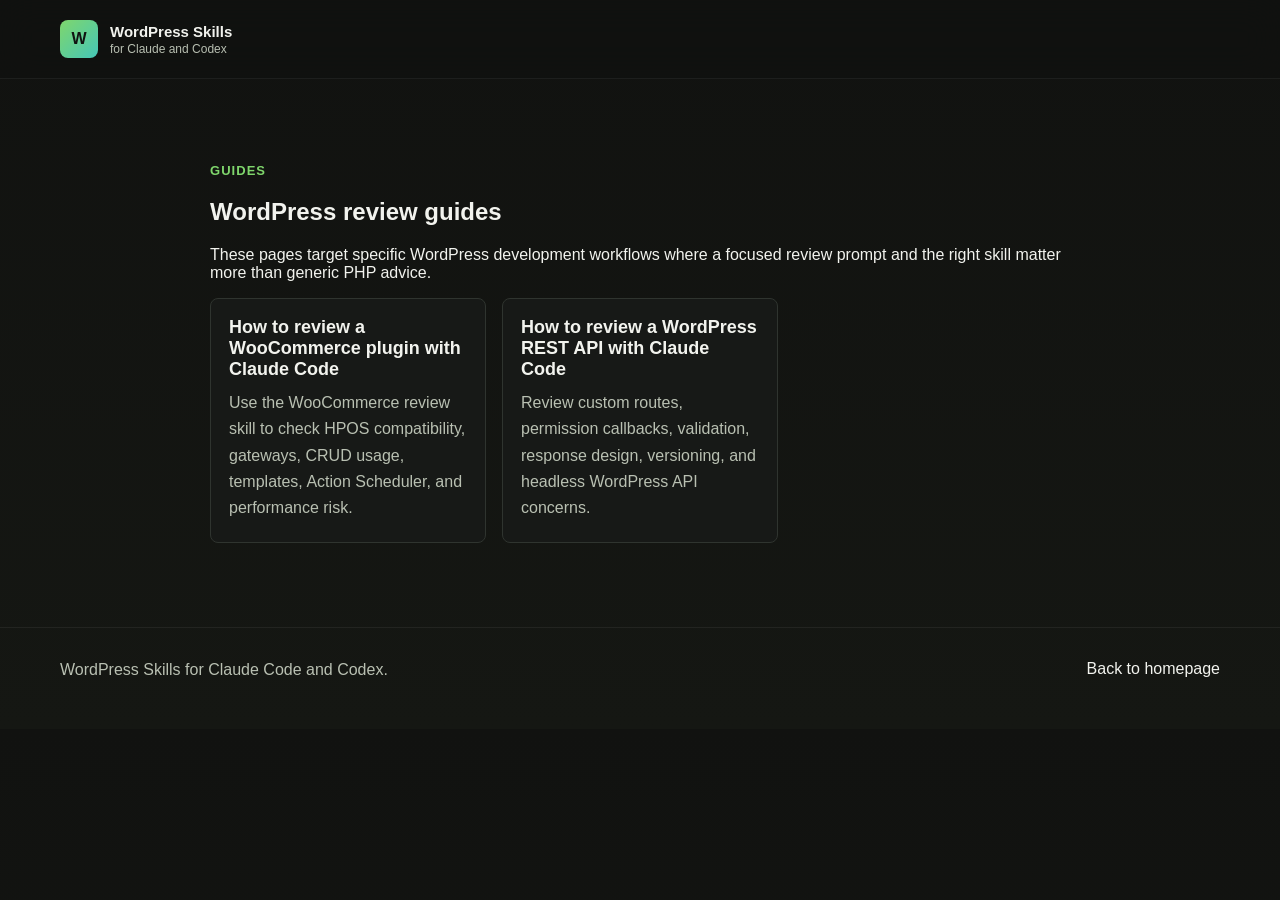
<file: docs/guides/index.html>
<!DOCTYPE html>
<html lang="en">
<head>
  <meta charset="UTF-8" />
  <meta name="viewport" content="width=device-width, initial-scale=1.0" />
  <title>WordPress Review Guides for Claude Code and Codex</title>
  <meta name="description" content="Focused WordPress review guides for Claude Code and Codex, including WooCommerce audits and WordPress REST API reviews for plugins, extensions, and headless projects." />
  <link rel="canonical" href="https://jorgerosal.github.io/wordpress-skills/guides/" />
  <meta property="og:title" content="WordPress Review Guides for Claude Code and Codex" />
  <meta property="og:description" content="Focused guides for WooCommerce reviews and WordPress REST API reviews with Claude Code and Codex." />
  <meta property="og:type" content="website" />
  <meta property="og:url" content="https://jorgerosal.github.io/wordpress-skills/guides/" />
  <meta name="twitter:card" content="summary" />
  <link rel="stylesheet" href="../styles.css" />
</head>
<body>
  <header class="site-header">
    <div class="shell header-inner">
      <a class="brand" href="../index.html" aria-label="WordPress Skills home">
        <span class="brand-mark"><span>W</span></span>
        <span class="brand-copy"><strong>WordPress Skills</strong><span>for Claude and Codex</span></span>
      </a>
    </div>
  </header>

  <main>
    <section class="band">
      <div class="shell" style="max-width: 860px;">
        <p class="eyebrow">Guides</p>
        <h1>WordPress review guides</h1>
        <p>
          These pages target specific WordPress development workflows where a focused review prompt
          and the right skill matter more than generic PHP advice.
        </p>

        <div class="skills-grid">
          <article class="skill-card">
            <h3><a href="./review-woocommerce-plugin-with-claude-code.html">How to review a WooCommerce plugin with Claude Code</a></h3>
            <p>Use the WooCommerce review skill to check HPOS compatibility, gateways, CRUD usage, templates, Action Scheduler, and performance risk.</p>
          </article>
          <article class="skill-card">
            <h3><a href="./review-wordpress-rest-api-with-claude-code.html">How to review a WordPress REST API with Claude Code</a></h3>
            <p>Review custom routes, permission callbacks, validation, response design, versioning, and headless WordPress API concerns.</p>
          </article>
        </div>
      </div>
    </section>
  </main>

  <footer class="site-footer">
    <div class="shell footer-inner">
      <p>WordPress Skills for Claude Code and Codex.</p>
      <a href="../index.html">Back to homepage</a>
    </div>
  </footer>
</body>
</html>
</file>
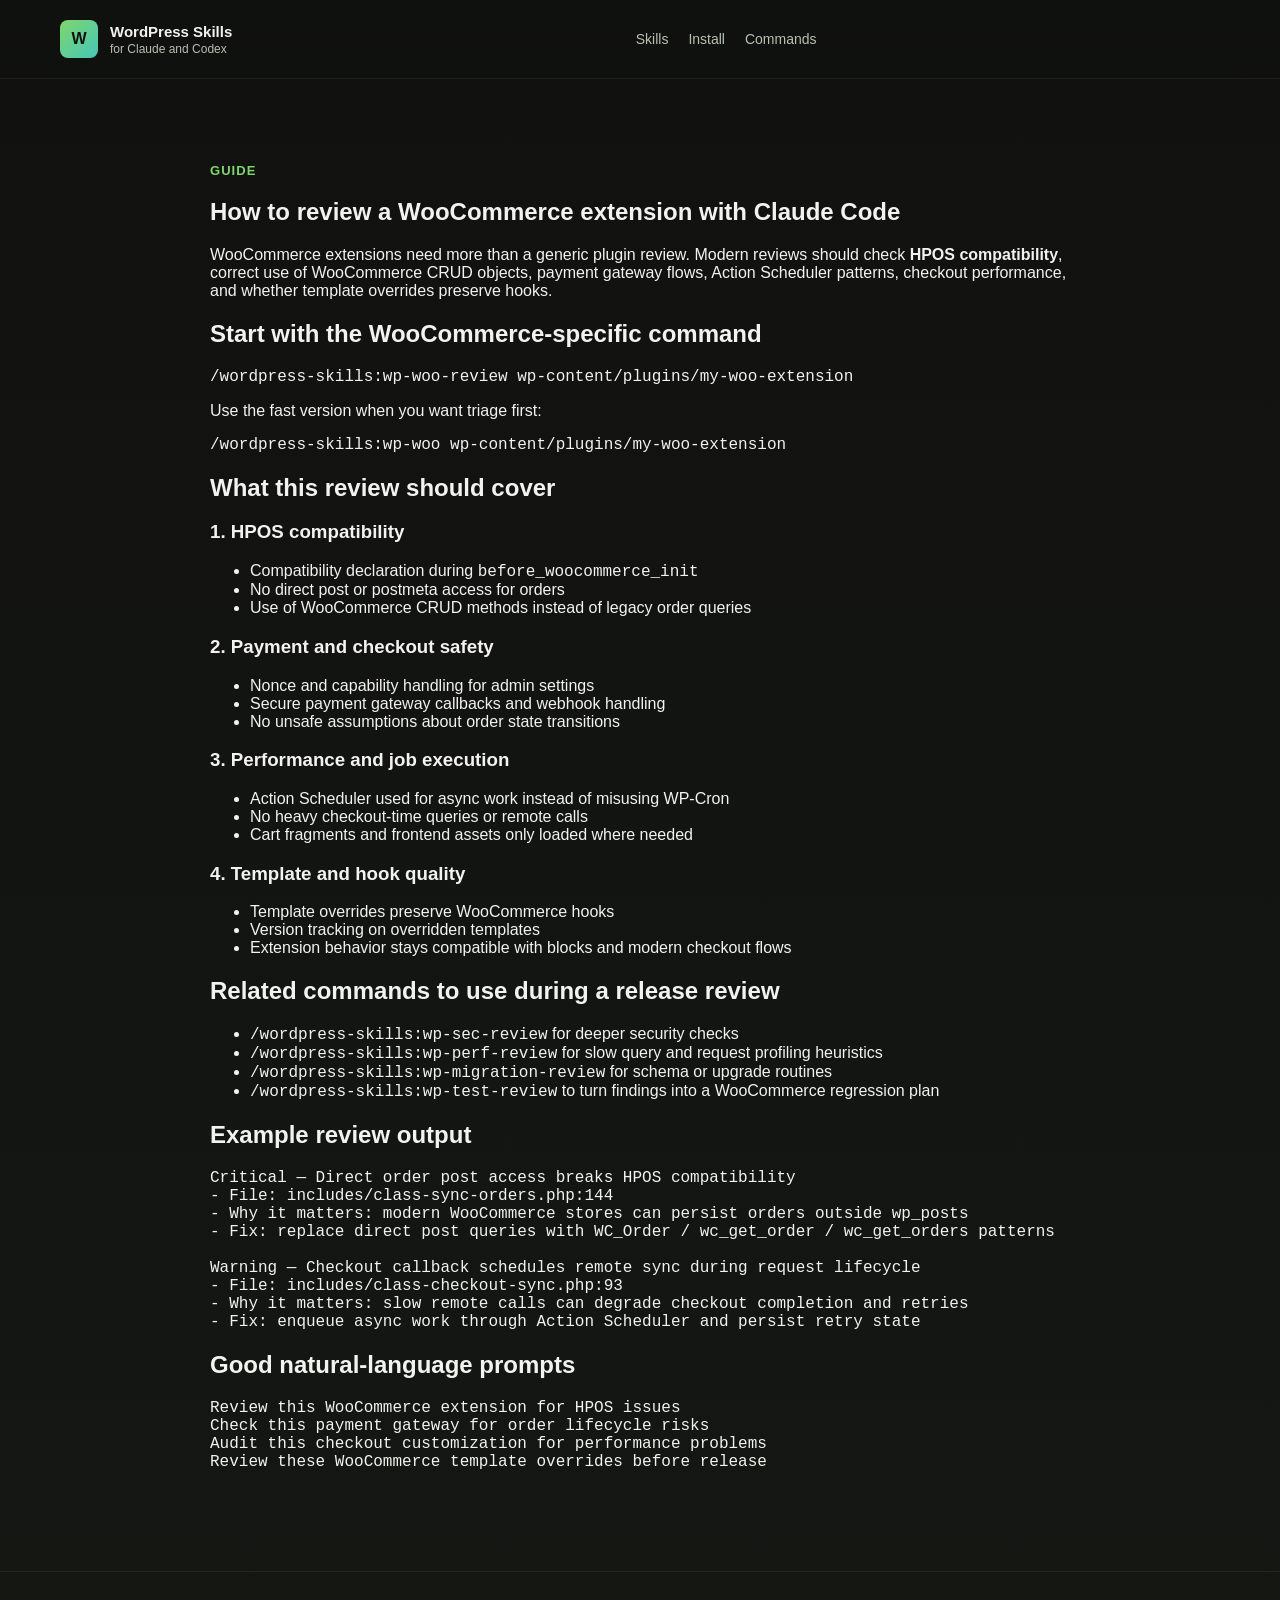
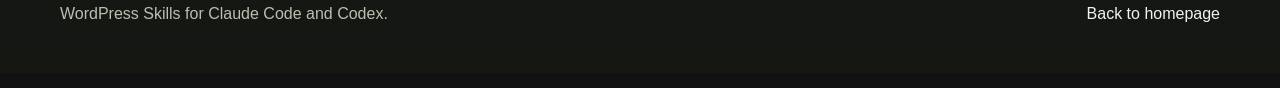
<file: docs/guides/review-woocommerce-extension-with-claude-code.html>
<!DOCTYPE html>
<html lang="en">
<head>
  <meta charset="UTF-8" />
  <meta name="viewport" content="width=device-width, initial-scale=1.0" />
  <title>How to Review a WooCommerce Extension with Claude Code | WordPress Skills</title>
  <meta name="description" content="A practical WooCommerce code review guide for Claude Code covering HPOS compatibility, CRUD usage, payment gateways, Action Scheduler, template overrides, cart performance, and release risk." />
  <link rel="canonical" href="https://jorgerosal.github.io/wordpress-skills/guides/review-woocommerce-extension-with-claude-code.html" />
  <meta property="og:title" content="How to Review a WooCommerce Extension with Claude Code" />
  <meta property="og:description" content="Review WooCommerce extensions with WordPress Skills: HPOS, CRUD APIs, gateways, Action Scheduler, cart fragments, and template overrides." />
  <meta property="og:type" content="article" />
  <meta property="og:url" content="https://jorgerosal.github.io/wordpress-skills/guides/review-woocommerce-extension-with-claude-code.html" />
  <meta property="og:image" content="https://jorgerosal.github.io/wordpress-skills/assets/hero-wordpress-skills.jpg" />
  <meta name="twitter:card" content="summary_large_image" />
  <link rel="stylesheet" href="../styles.css" />
  <script type="application/ld+json">
  {
    "@context": "https://schema.org",
    "@type": "TechArticle",
    "headline": "How to Review a WooCommerce Extension with Claude Code",
    "description": "A practical WooCommerce extension review guide for Claude Code and the WordPress Skills pack.",
    "url": "https://jorgerosal.github.io/wordpress-skills/guides/review-woocommerce-extension-with-claude-code.html",
    "author": {"@type": "Person", "name": "Jorge Rosal"},
    "about": ["WooCommerce", "HPOS", "Claude Code", "WordPress code review"]
  }
  </script>
</head>
<body>
  <header class="site-header">
    <div class="shell header-inner">
      <a class="brand" href="../index.html" aria-label="WordPress Skills home">
        <span class="brand-mark"><span>W</span></span>
        <span class="brand-copy"><strong>WordPress Skills</strong><span>for Claude and Codex</span></span>
      </a>
      <nav class="top-nav" aria-label="Primary">
        <a href="../index.html#skills">Skills</a>
        <a href="../index.html#installation">Install</a>
        <a href="../index.html#commands">Commands</a>
      </nav>
    </div>
  </header>

  <main>
    <section class="band">
      <div class="shell" style="max-width: 860px;">
        <p class="eyebrow">Guide</p>
        <h1>How to review a WooCommerce extension with Claude Code</h1>
        <p>
          WooCommerce extensions need more than a generic plugin review. Modern reviews should check
          <strong>HPOS compatibility</strong>, correct use of WooCommerce CRUD objects, payment gateway
          flows, Action Scheduler patterns, checkout performance, and whether template overrides preserve hooks.
        </p>

        <h2>Start with the WooCommerce-specific command</h2>
        <pre><code>/wordpress-skills:wp-woo-review wp-content/plugins/my-woo-extension</code></pre>
        <p>
          Use the fast version when you want triage first:
        </p>
        <pre><code>/wordpress-skills:wp-woo wp-content/plugins/my-woo-extension</code></pre>

        <h2>What this review should cover</h2>
        <h3>1. HPOS compatibility</h3>
        <ul>
          <li>Compatibility declaration during <code>before_woocommerce_init</code></li>
          <li>No direct post or postmeta access for orders</li>
          <li>Use of WooCommerce CRUD methods instead of legacy order queries</li>
        </ul>

        <h3>2. Payment and checkout safety</h3>
        <ul>
          <li>Nonce and capability handling for admin settings</li>
          <li>Secure payment gateway callbacks and webhook handling</li>
          <li>No unsafe assumptions about order state transitions</li>
        </ul>

        <h3>3. Performance and job execution</h3>
        <ul>
          <li>Action Scheduler used for async work instead of misusing WP-Cron</li>
          <li>No heavy checkout-time queries or remote calls</li>
          <li>Cart fragments and frontend assets only loaded where needed</li>
        </ul>

        <h3>4. Template and hook quality</h3>
        <ul>
          <li>Template overrides preserve WooCommerce hooks</li>
          <li>Version tracking on overridden templates</li>
          <li>Extension behavior stays compatible with blocks and modern checkout flows</li>
        </ul>

        <h2>Related commands to use during a release review</h2>
        <ul>
          <li><code>/wordpress-skills:wp-sec-review</code> for deeper security checks</li>
          <li><code>/wordpress-skills:wp-perf-review</code> for slow query and request profiling heuristics</li>
          <li><code>/wordpress-skills:wp-migration-review</code> for schema or upgrade routines</li>
          <li><code>/wordpress-skills:wp-test-review</code> to turn findings into a WooCommerce regression plan</li>
        </ul>

        <h2>Example review output</h2>
        <pre><code>Critical — Direct order post access breaks HPOS compatibility
- File: includes/class-sync-orders.php:144
- Why it matters: modern WooCommerce stores can persist orders outside wp_posts
- Fix: replace direct post queries with WC_Order / wc_get_order / wc_get_orders patterns

Warning — Checkout callback schedules remote sync during request lifecycle
- File: includes/class-checkout-sync.php:93
- Why it matters: slow remote calls can degrade checkout completion and retries
- Fix: enqueue async work through Action Scheduler and persist retry state</code></pre>

        <h2>Good natural-language prompts</h2>
        <pre><code>Review this WooCommerce extension for HPOS issues
Check this payment gateway for order lifecycle risks
Audit this checkout customization for performance problems
Review these WooCommerce template overrides before release</code></pre>
      </div>
    </section>
  </main>

  <footer class="site-footer">
    <div class="shell footer-inner">
      <p>WordPress Skills for Claude Code and Codex.</p>
      <a href="../index.html">Back to homepage</a>
    </div>
  </footer>
</body>
</html>
</file>
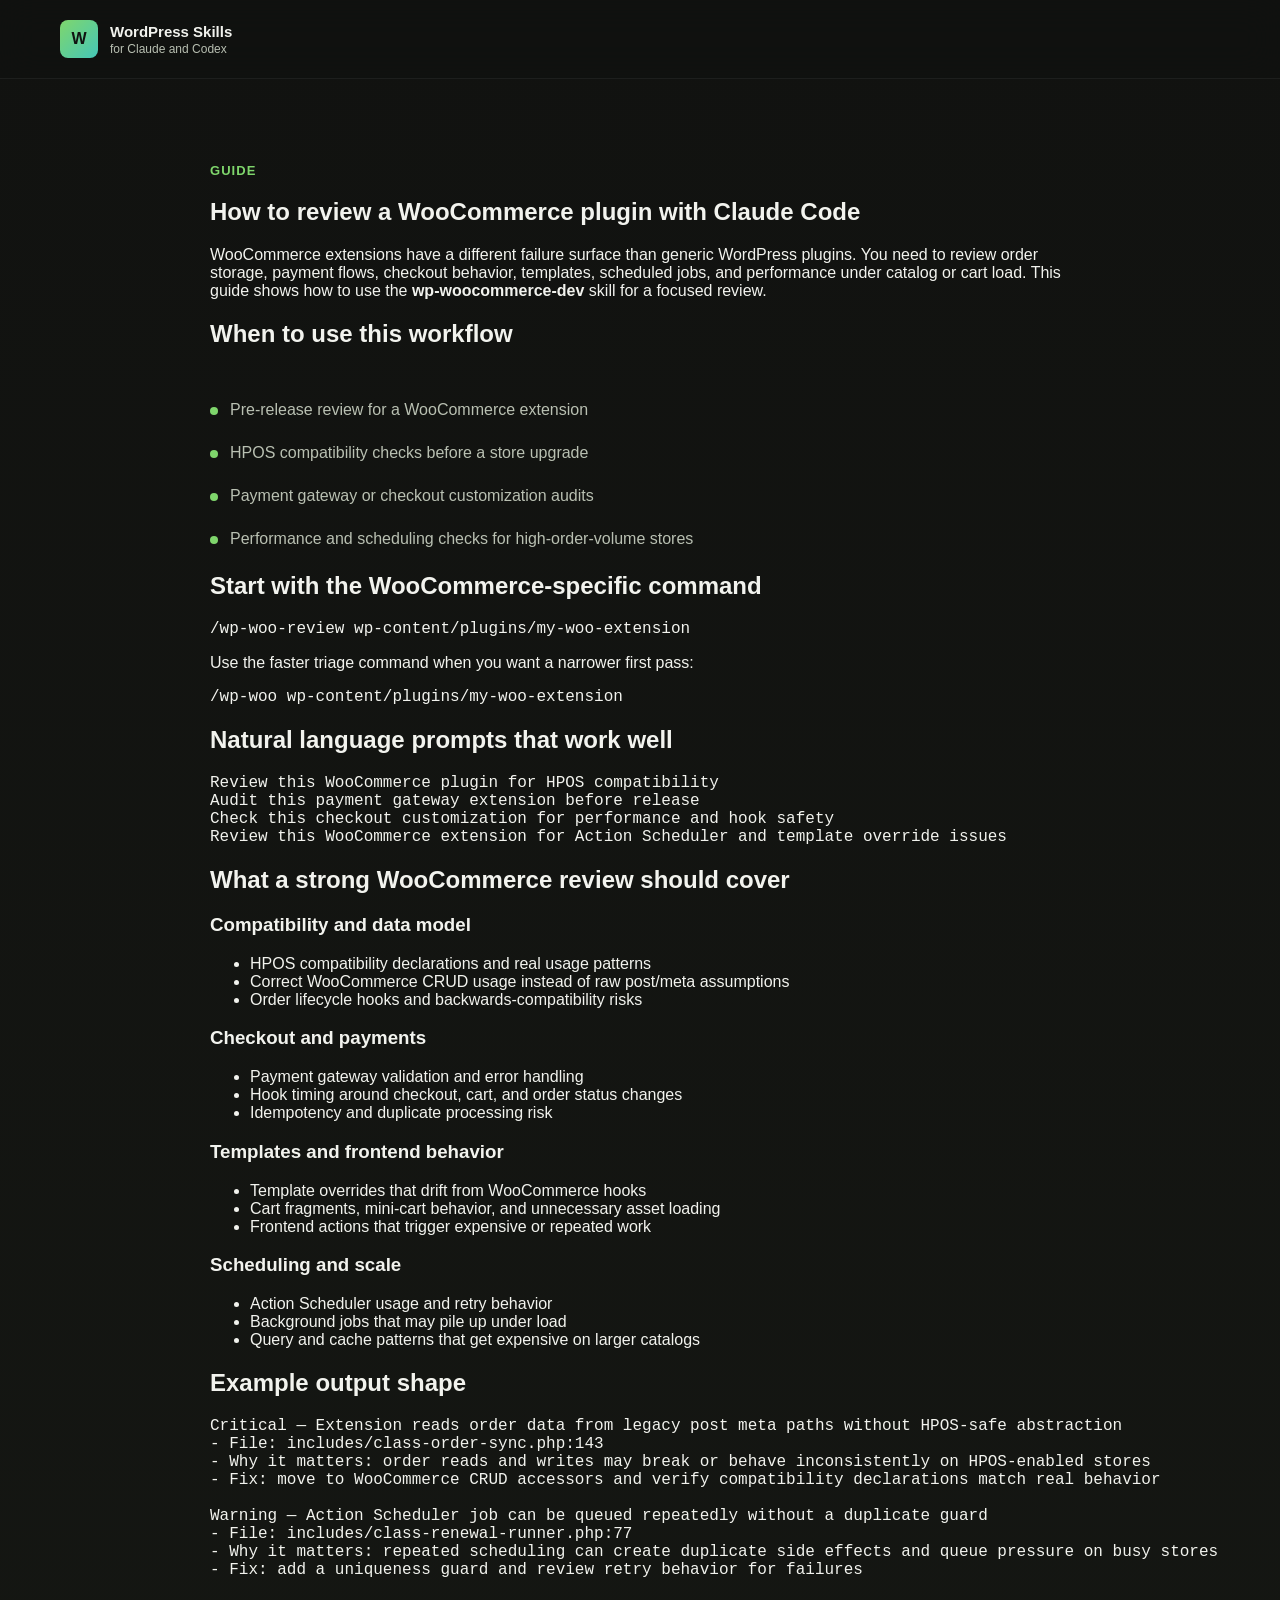
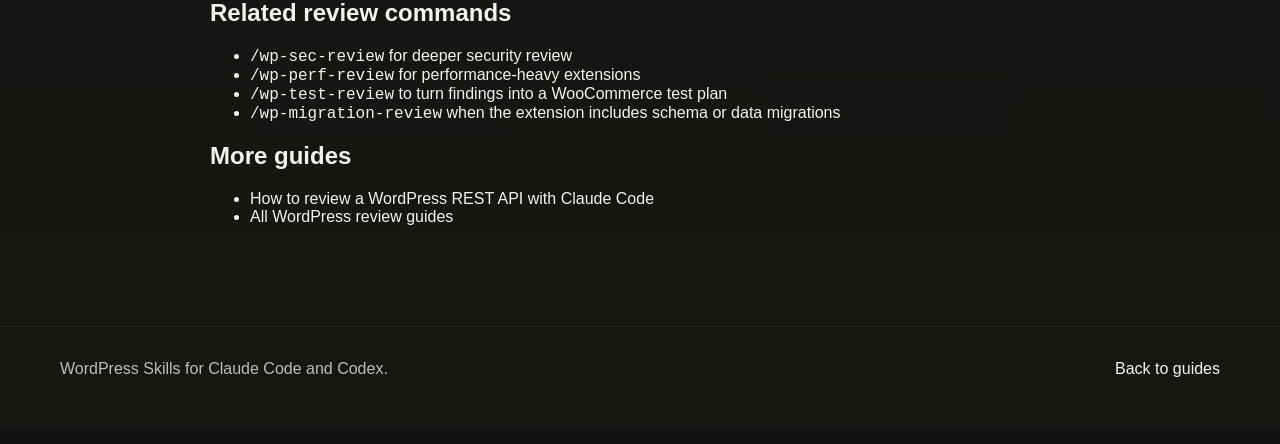
<file: docs/guides/review-woocommerce-plugin-with-claude-code.html>
<!DOCTYPE html>
<html lang="en">
<head>
  <meta charset="UTF-8" />
  <meta name="viewport" content="width=device-width, initial-scale=1.0" />
  <title>How to Review a WooCommerce Plugin with Claude Code | WordPress Skills</title>
  <meta name="description" content="A practical guide to reviewing a WooCommerce plugin with Claude Code, including HPOS, payment gateways, CRUD usage, template overrides, Action Scheduler, and release-risk checks." />
  <link rel="canonical" href="https://jorgerosal.github.io/wordpress-skills/guides/review-woocommerce-plugin-with-claude-code.html" />
  <meta property="og:title" content="How to Review a WooCommerce Plugin with Claude Code" />
  <meta property="og:description" content="Use WordPress Skills to review WooCommerce extensions for HPOS, gateways, CRUD usage, templates, scheduling, and performance risk." />
  <meta property="og:type" content="article" />
  <meta property="og:url" content="https://jorgerosal.github.io/wordpress-skills/guides/review-woocommerce-plugin-with-claude-code.html" />
  <meta name="twitter:card" content="summary" />
  <link rel="stylesheet" href="../styles.css" />
  <script type="application/ld+json">
  {
    "@context": "https://schema.org",
    "@type": "TechArticle",
    "headline": "How to Review a WooCommerce Plugin with Claude Code",
    "description": "A practical guide to reviewing WooCommerce plugins with Claude Code using focused WordPress review skills.",
    "url": "https://jorgerosal.github.io/wordpress-skills/guides/review-woocommerce-plugin-with-claude-code.html",
    "author": {
      "@type": "Person",
      "name": "Jorge Rosal"
    },
    "about": [
      "WooCommerce plugin review",
      "Claude Code",
      "HPOS compatibility",
      "WordPress skills"
    ]
  }
  </script>
</head>
<body>
  <header class="site-header">
    <div class="shell header-inner">
      <a class="brand" href="../index.html" aria-label="WordPress Skills home">
        <span class="brand-mark"><span>W</span></span>
        <span class="brand-copy"><strong>WordPress Skills</strong><span>for Claude and Codex</span></span>
      </a>
    </div>
  </header>

  <main>
    <section class="band">
      <div class="shell" style="max-width: 860px;">
        <p class="eyebrow">Guide</p>
        <h1>How to review a WooCommerce plugin with Claude Code</h1>
        <p>
          WooCommerce extensions have a different failure surface than generic WordPress plugins.
          You need to review order storage, payment flows, checkout behavior, templates, scheduled
          jobs, and performance under catalog or cart load. This guide shows how to use the
          <strong>wp-woocommerce-dev</strong> skill for a focused review.
        </p>

        <h2>When to use this workflow</h2>
        <ul class="feature-list">
          <li>Pre-release review for a WooCommerce extension</li>
          <li>HPOS compatibility checks before a store upgrade</li>
          <li>Payment gateway or checkout customization audits</li>
          <li>Performance and scheduling checks for high-order-volume stores</li>
        </ul>

        <h2>Start with the WooCommerce-specific command</h2>
        <pre><code>/wp-woo-review wp-content/plugins/my-woo-extension</code></pre>
        <p>Use the faster triage command when you want a narrower first pass:</p>
        <pre><code>/wp-woo wp-content/plugins/my-woo-extension</code></pre>

        <h2>Natural language prompts that work well</h2>
        <pre><code>Review this WooCommerce plugin for HPOS compatibility
Audit this payment gateway extension before release
Check this checkout customization for performance and hook safety
Review this WooCommerce extension for Action Scheduler and template override issues</code></pre>

        <h2>What a strong WooCommerce review should cover</h2>
        <h3>Compatibility and data model</h3>
        <ul>
          <li>HPOS compatibility declarations and real usage patterns</li>
          <li>Correct WooCommerce CRUD usage instead of raw post/meta assumptions</li>
          <li>Order lifecycle hooks and backwards-compatibility risks</li>
        </ul>

        <h3>Checkout and payments</h3>
        <ul>
          <li>Payment gateway validation and error handling</li>
          <li>Hook timing around checkout, cart, and order status changes</li>
          <li>Idempotency and duplicate processing risk</li>
        </ul>

        <h3>Templates and frontend behavior</h3>
        <ul>
          <li>Template overrides that drift from WooCommerce hooks</li>
          <li>Cart fragments, mini-cart behavior, and unnecessary asset loading</li>
          <li>Frontend actions that trigger expensive or repeated work</li>
        </ul>

        <h3>Scheduling and scale</h3>
        <ul>
          <li>Action Scheduler usage and retry behavior</li>
          <li>Background jobs that may pile up under load</li>
          <li>Query and cache patterns that get expensive on larger catalogs</li>
        </ul>

        <h2>Example output shape</h2>
        <pre><code>Critical — Extension reads order data from legacy post meta paths without HPOS-safe abstraction
- File: includes/class-order-sync.php:143
- Why it matters: order reads and writes may break or behave inconsistently on HPOS-enabled stores
- Fix: move to WooCommerce CRUD accessors and verify compatibility declarations match real behavior

Warning — Action Scheduler job can be queued repeatedly without a duplicate guard
- File: includes/class-renewal-runner.php:77
- Why it matters: repeated scheduling can create duplicate side effects and queue pressure on busy stores
- Fix: add a uniqueness guard and review retry behavior for failures</code></pre>

        <h2>Related review commands</h2>
        <ul>
          <li><code>/wp-sec-review</code> for deeper security review</li>
          <li><code>/wp-perf-review</code> for performance-heavy extensions</li>
          <li><code>/wp-test-review</code> to turn findings into a WooCommerce test plan</li>
          <li><code>/wp-migration-review</code> when the extension includes schema or data migrations</li>
        </ul>

        <h2>More guides</h2>
        <ul>
          <li><a href="./review-wordpress-rest-api-with-claude-code.html">How to review a WordPress REST API with Claude Code</a></li>
          <li><a href="./index.html">All WordPress review guides</a></li>
        </ul>
      </div>
    </section>
  </main>

  <footer class="site-footer">
    <div class="shell footer-inner">
      <p>WordPress Skills for Claude Code and Codex.</p>
      <a href="./index.html">Back to guides</a>
    </div>
  </footer>
</body>
</html>
</file>
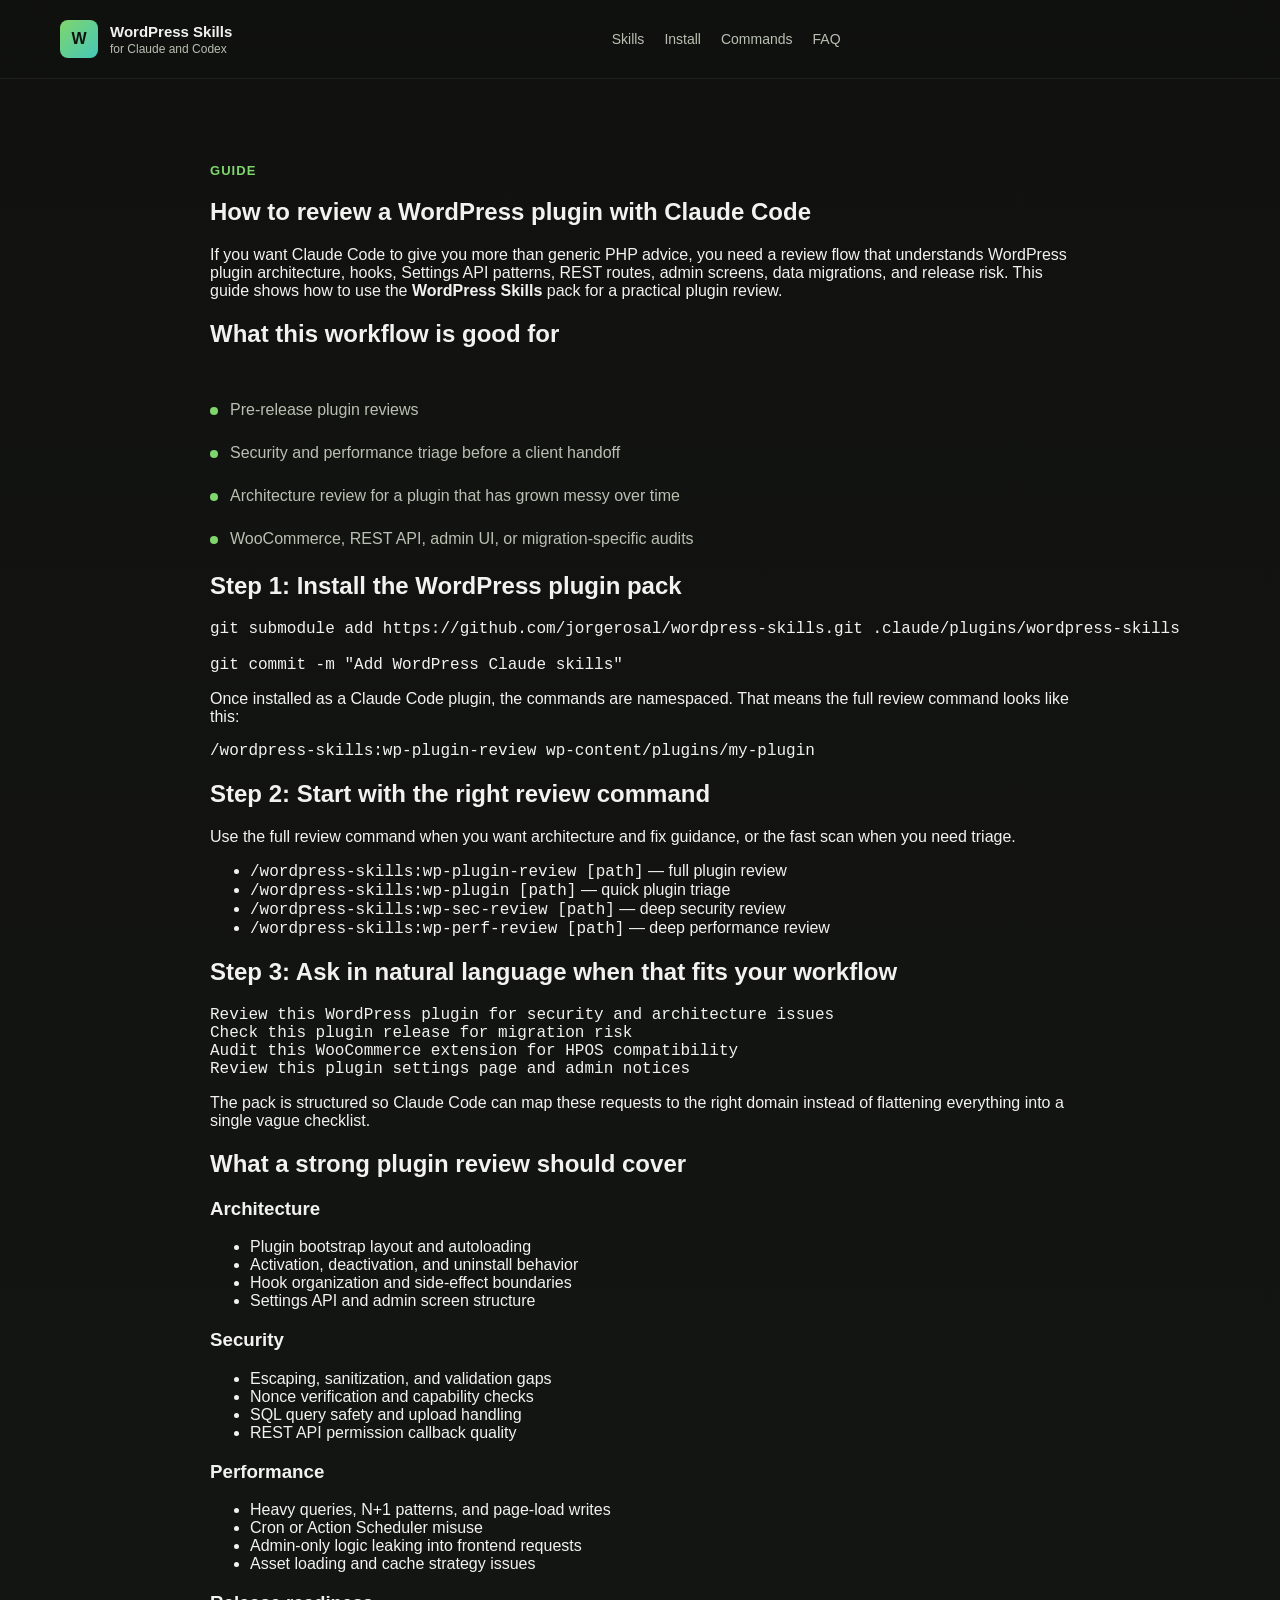
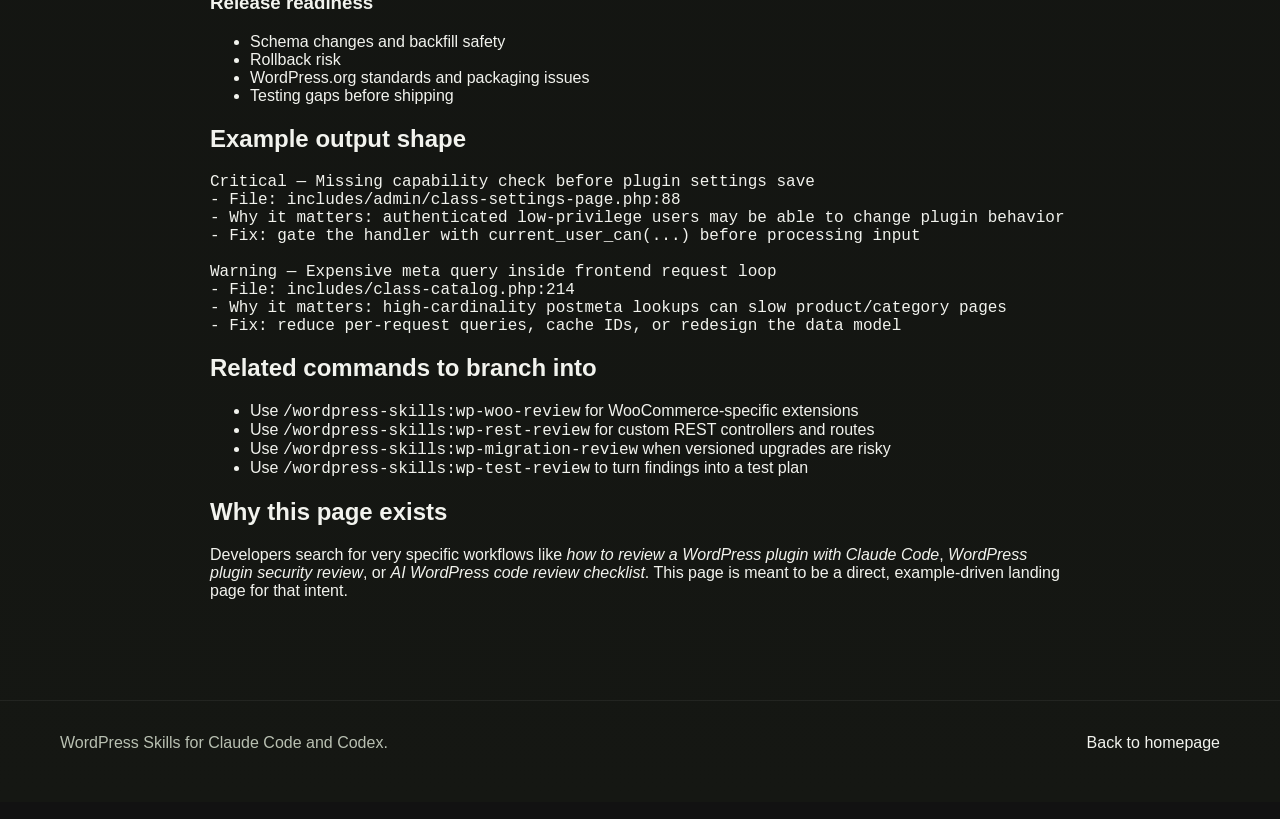
<file: docs/guides/review-wordpress-plugin-with-claude-code.html>
<!DOCTYPE html>
<html lang="en">
<head>
  <meta charset="UTF-8" />
  <meta name="viewport" content="width=device-width, initial-scale=1.0" />
  <title>How to Review a WordPress Plugin with Claude Code | WordPress Skills</title>
  <meta name="description" content="A practical guide to reviewing a WordPress plugin with Claude Code using structured WordPress skills for security, performance, architecture, WooCommerce, REST API, and release-readiness checks." />
  <link rel="canonical" href="https://jorgerosal.github.io/wordpress-skills/guides/review-wordpress-plugin-with-claude-code.html" />
  <meta property="og:title" content="How to Review a WordPress Plugin with Claude Code" />
  <meta property="og:description" content="Use WordPress Skills to review plugins for security, performance, architecture, REST API design, WooCommerce compatibility, and release risk." />
  <meta property="og:type" content="article" />
  <meta property="og:url" content="https://jorgerosal.github.io/wordpress-skills/guides/review-wordpress-plugin-with-claude-code.html" />
  <meta property="og:image" content="https://jorgerosal.github.io/wordpress-skills/assets/hero-wordpress-skills.jpg" />
  <meta name="twitter:card" content="summary_large_image" />
  <link rel="stylesheet" href="../styles.css" />
  <script type="application/ld+json">
  {
    "@context": "https://schema.org",
    "@type": "TechArticle",
    "headline": "How to Review a WordPress Plugin with Claude Code",
    "description": "A practical guide to reviewing a WordPress plugin with Claude Code using structured WordPress review skills.",
    "url": "https://jorgerosal.github.io/wordpress-skills/guides/review-wordpress-plugin-with-claude-code.html",
    "author": {
      "@type": "Person",
      "name": "Jorge Rosal"
    },
    "about": [
      "WordPress plugin review",
      "Claude Code",
      "WordPress security review",
      "WordPress performance review"
    ]
  }
  </script>
</head>
<body>
  <header class="site-header">
    <div class="shell header-inner">
      <a class="brand" href="../index.html" aria-label="WordPress Skills home">
        <span class="brand-mark"><span>W</span></span>
        <span class="brand-copy"><strong>WordPress Skills</strong><span>for Claude and Codex</span></span>
      </a>
      <nav class="top-nav" aria-label="Primary">
        <a href="../index.html#skills">Skills</a>
        <a href="../index.html#installation">Install</a>
        <a href="../index.html#commands">Commands</a>
        <a href="./wordpress-ai-code-review-faq.html">FAQ</a>
      </nav>
    </div>
  </header>

  <main>
    <section class="band">
      <div class="shell" style="max-width: 860px;">
        <p class="eyebrow">Guide</p>
        <h1>How to review a WordPress plugin with Claude Code</h1>
        <p>
          If you want Claude Code to give you more than generic PHP advice, you need a review flow
          that understands WordPress plugin architecture, hooks, Settings API patterns, REST routes,
          admin screens, data migrations, and release risk. This guide shows how to use the
          <strong>WordPress Skills</strong> pack for a practical plugin review.
        </p>

        <h2>What this workflow is good for</h2>
        <ul class="feature-list">
          <li>Pre-release plugin reviews</li>
          <li>Security and performance triage before a client handoff</li>
          <li>Architecture review for a plugin that has grown messy over time</li>
          <li>WooCommerce, REST API, admin UI, or migration-specific audits</li>
        </ul>

        <h2>Step 1: Install the WordPress plugin pack</h2>
        <pre><code>git submodule add https://github.com/jorgerosal/wordpress-skills.git .claude/plugins/wordpress-skills

git commit -m "Add WordPress Claude skills"</code></pre>
        <p>
          Once installed as a Claude Code plugin, the commands are namespaced. That means the
          full review command looks like this:
        </p>
        <pre><code>/wordpress-skills:wp-plugin-review wp-content/plugins/my-plugin</code></pre>

        <h2>Step 2: Start with the right review command</h2>
        <p>Use the full review command when you want architecture and fix guidance, or the fast scan when you need triage.</p>
        <ul>
          <li><code>/wordpress-skills:wp-plugin-review [path]</code> — full plugin review</li>
          <li><code>/wordpress-skills:wp-plugin [path]</code> — quick plugin triage</li>
          <li><code>/wordpress-skills:wp-sec-review [path]</code> — deep security review</li>
          <li><code>/wordpress-skills:wp-perf-review [path]</code> — deep performance review</li>
        </ul>

        <h2>Step 3: Ask in natural language when that fits your workflow</h2>
        <pre><code>Review this WordPress plugin for security and architecture issues
Check this plugin release for migration risk
Audit this WooCommerce extension for HPOS compatibility
Review this plugin settings page and admin notices</code></pre>
        <p>
          The pack is structured so Claude Code can map these requests to the right domain instead of
          flattening everything into a single vague checklist.
        </p>

        <h2>What a strong plugin review should cover</h2>
        <h3>Architecture</h3>
        <ul>
          <li>Plugin bootstrap layout and autoloading</li>
          <li>Activation, deactivation, and uninstall behavior</li>
          <li>Hook organization and side-effect boundaries</li>
          <li>Settings API and admin screen structure</li>
        </ul>

        <h3>Security</h3>
        <ul>
          <li>Escaping, sanitization, and validation gaps</li>
          <li>Nonce verification and capability checks</li>
          <li>SQL query safety and upload handling</li>
          <li>REST API permission callback quality</li>
        </ul>

        <h3>Performance</h3>
        <ul>
          <li>Heavy queries, N+1 patterns, and page-load writes</li>
          <li>Cron or Action Scheduler misuse</li>
          <li>Admin-only logic leaking into frontend requests</li>
          <li>Asset loading and cache strategy issues</li>
        </ul>

        <h3>Release readiness</h3>
        <ul>
          <li>Schema changes and backfill safety</li>
          <li>Rollback risk</li>
          <li>WordPress.org standards and packaging issues</li>
          <li>Testing gaps before shipping</li>
        </ul>

        <h2>Example output shape</h2>
        <pre><code>Critical — Missing capability check before plugin settings save
- File: includes/admin/class-settings-page.php:88
- Why it matters: authenticated low-privilege users may be able to change plugin behavior
- Fix: gate the handler with current_user_can(...) before processing input

Warning — Expensive meta query inside frontend request loop
- File: includes/class-catalog.php:214
- Why it matters: high-cardinality postmeta lookups can slow product/category pages
- Fix: reduce per-request queries, cache IDs, or redesign the data model</code></pre>

        <h2>Related commands to branch into</h2>
        <ul>
          <li>Use <code>/wordpress-skills:wp-woo-review</code> for WooCommerce-specific extensions</li>
          <li>Use <code>/wordpress-skills:wp-rest-review</code> for custom REST controllers and routes</li>
          <li>Use <code>/wordpress-skills:wp-migration-review</code> when versioned upgrades are risky</li>
          <li>Use <code>/wordpress-skills:wp-test-review</code> to turn findings into a test plan</li>
        </ul>

        <h2>Why this page exists</h2>
        <p>
          Developers search for very specific workflows like <em>how to review a WordPress plugin with Claude Code</em>,
          <em>WordPress plugin security review</em>, or <em>AI WordPress code review checklist</em>. This page is meant to be a
          direct, example-driven landing page for that intent.
        </p>
      </div>
    </section>
  </main>

  <footer class="site-footer">
    <div class="shell footer-inner">
      <p>WordPress Skills for Claude Code and Codex.</p>
      <a href="../index.html">Back to homepage</a>
    </div>
  </footer>
</body>
</html>
</file>
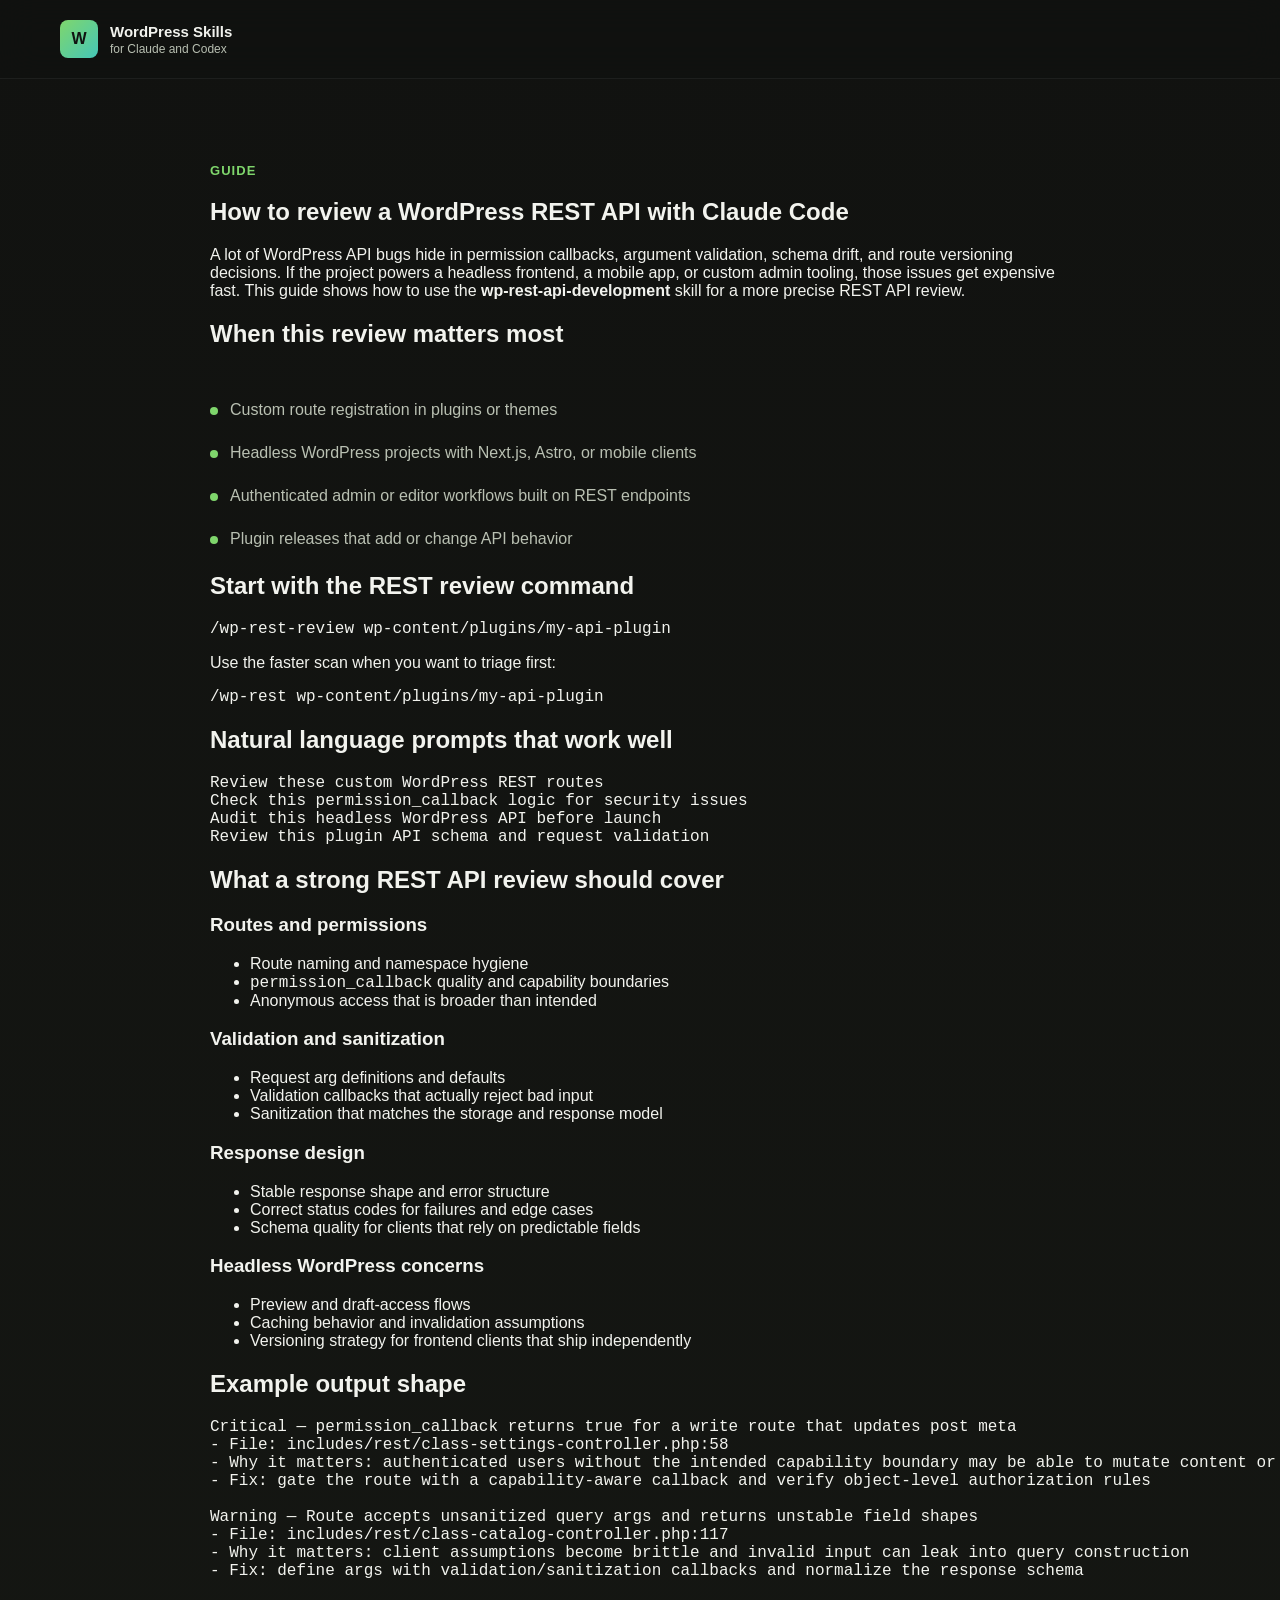
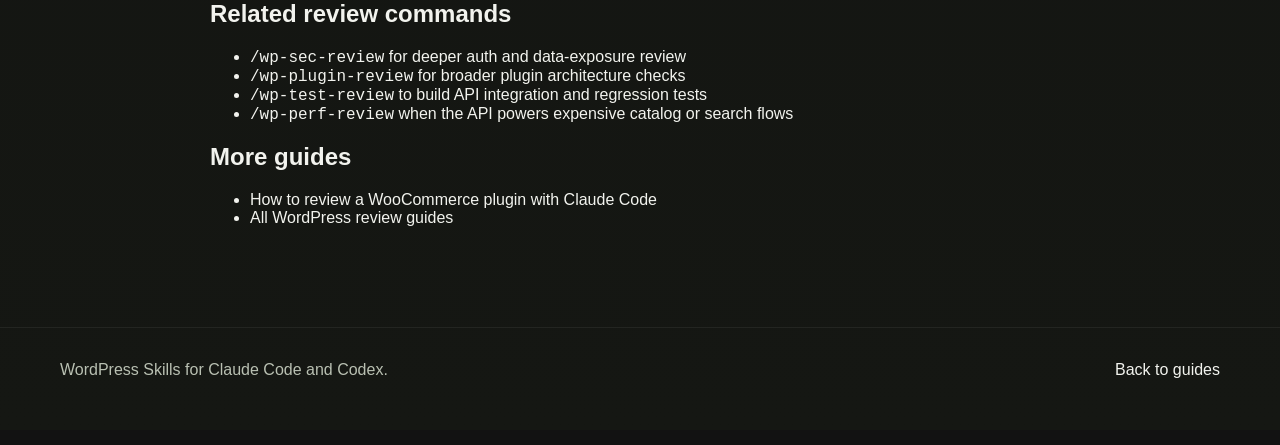
<file: docs/guides/review-wordpress-rest-api-with-claude-code.html>
<!DOCTYPE html>
<html lang="en">
<head>
  <meta charset="UTF-8" />
  <meta name="viewport" content="width=device-width, initial-scale=1.0" />
  <title>How to Review a WordPress REST API with Claude Code | WordPress Skills</title>
  <meta name="description" content="A practical guide to reviewing a WordPress REST API with Claude Code, including custom routes, permission callbacks, validation, response shape, versioning, and headless WordPress API concerns." />
  <link rel="canonical" href="https://jorgerosal.github.io/wordpress-skills/guides/review-wordpress-rest-api-with-claude-code.html" />
  <meta property="og:title" content="How to Review a WordPress REST API with Claude Code" />
  <meta property="og:description" content="Use WordPress Skills to review WordPress REST APIs for route design, auth, validation, schema quality, and headless WordPress integration risk." />
  <meta property="og:type" content="article" />
  <meta property="og:url" content="https://jorgerosal.github.io/wordpress-skills/guides/review-wordpress-rest-api-with-claude-code.html" />
  <meta name="twitter:card" content="summary" />
  <link rel="stylesheet" href="../styles.css" />
  <script type="application/ld+json">
  {
    "@context": "https://schema.org",
    "@type": "TechArticle",
    "headline": "How to Review a WordPress REST API with Claude Code",
    "description": "A practical guide to reviewing WordPress REST APIs with Claude Code using focused WordPress review skills.",
    "url": "https://jorgerosal.github.io/wordpress-skills/guides/review-wordpress-rest-api-with-claude-code.html",
    "author": {
      "@type": "Person",
      "name": "Jorge Rosal"
    },
    "about": [
      "WordPress REST API review",
      "Claude Code",
      "headless WordPress",
      "permission_callback"
    ]
  }
  </script>
</head>
<body>
  <header class="site-header">
    <div class="shell header-inner">
      <a class="brand" href="../index.html" aria-label="WordPress Skills home">
        <span class="brand-mark"><span>W</span></span>
        <span class="brand-copy"><strong>WordPress Skills</strong><span>for Claude and Codex</span></span>
      </a>
    </div>
  </header>

  <main>
    <section class="band">
      <div class="shell" style="max-width: 860px;">
        <p class="eyebrow">Guide</p>
        <h1>How to review a WordPress REST API with Claude Code</h1>
        <p>
          A lot of WordPress API bugs hide in permission callbacks, argument validation, schema
          drift, and route versioning decisions. If the project powers a headless frontend, a mobile
          app, or custom admin tooling, those issues get expensive fast. This guide shows how to use
          the <strong>wp-rest-api-development</strong> skill for a more precise REST API review.
        </p>

        <h2>When this review matters most</h2>
        <ul class="feature-list">
          <li>Custom route registration in plugins or themes</li>
          <li>Headless WordPress projects with Next.js, Astro, or mobile clients</li>
          <li>Authenticated admin or editor workflows built on REST endpoints</li>
          <li>Plugin releases that add or change API behavior</li>
        </ul>

        <h2>Start with the REST review command</h2>
        <pre><code>/wp-rest-review wp-content/plugins/my-api-plugin</code></pre>
        <p>Use the faster scan when you want to triage first:</p>
        <pre><code>/wp-rest wp-content/plugins/my-api-plugin</code></pre>

        <h2>Natural language prompts that work well</h2>
        <pre><code>Review these custom WordPress REST routes
Check this permission_callback logic for security issues
Audit this headless WordPress API before launch
Review this plugin API schema and request validation</code></pre>

        <h2>What a strong REST API review should cover</h2>
        <h3>Routes and permissions</h3>
        <ul>
          <li>Route naming and namespace hygiene</li>
          <li><code>permission_callback</code> quality and capability boundaries</li>
          <li>Anonymous access that is broader than intended</li>
        </ul>

        <h3>Validation and sanitization</h3>
        <ul>
          <li>Request arg definitions and defaults</li>
          <li>Validation callbacks that actually reject bad input</li>
          <li>Sanitization that matches the storage and response model</li>
        </ul>

        <h3>Response design</h3>
        <ul>
          <li>Stable response shape and error structure</li>
          <li>Correct status codes for failures and edge cases</li>
          <li>Schema quality for clients that rely on predictable fields</li>
        </ul>

        <h3>Headless WordPress concerns</h3>
        <ul>
          <li>Preview and draft-access flows</li>
          <li>Caching behavior and invalidation assumptions</li>
          <li>Versioning strategy for frontend clients that ship independently</li>
        </ul>

        <h2>Example output shape</h2>
        <pre><code>Critical — permission_callback returns true for a write route that updates post meta
- File: includes/rest/class-settings-controller.php:58
- Why it matters: authenticated users without the intended capability boundary may be able to mutate content or settings
- Fix: gate the route with a capability-aware callback and verify object-level authorization rules

Warning — Route accepts unsanitized query args and returns unstable field shapes
- File: includes/rest/class-catalog-controller.php:117
- Why it matters: client assumptions become brittle and invalid input can leak into query construction
- Fix: define args with validation/sanitization callbacks and normalize the response schema</code></pre>

        <h2>Related review commands</h2>
        <ul>
          <li><code>/wp-sec-review</code> for deeper auth and data-exposure review</li>
          <li><code>/wp-plugin-review</code> for broader plugin architecture checks</li>
          <li><code>/wp-test-review</code> to build API integration and regression tests</li>
          <li><code>/wp-perf-review</code> when the API powers expensive catalog or search flows</li>
        </ul>

        <h2>More guides</h2>
        <ul>
          <li><a href="./review-woocommerce-plugin-with-claude-code.html">How to review a WooCommerce plugin with Claude Code</a></li>
          <li><a href="./index.html">All WordPress review guides</a></li>
        </ul>
      </div>
    </section>
  </main>

  <footer class="site-footer">
    <div class="shell footer-inner">
      <p>WordPress Skills for Claude Code and Codex.</p>
      <a href="./index.html">Back to guides</a>
    </div>
  </footer>
</body>
</html>
</file>
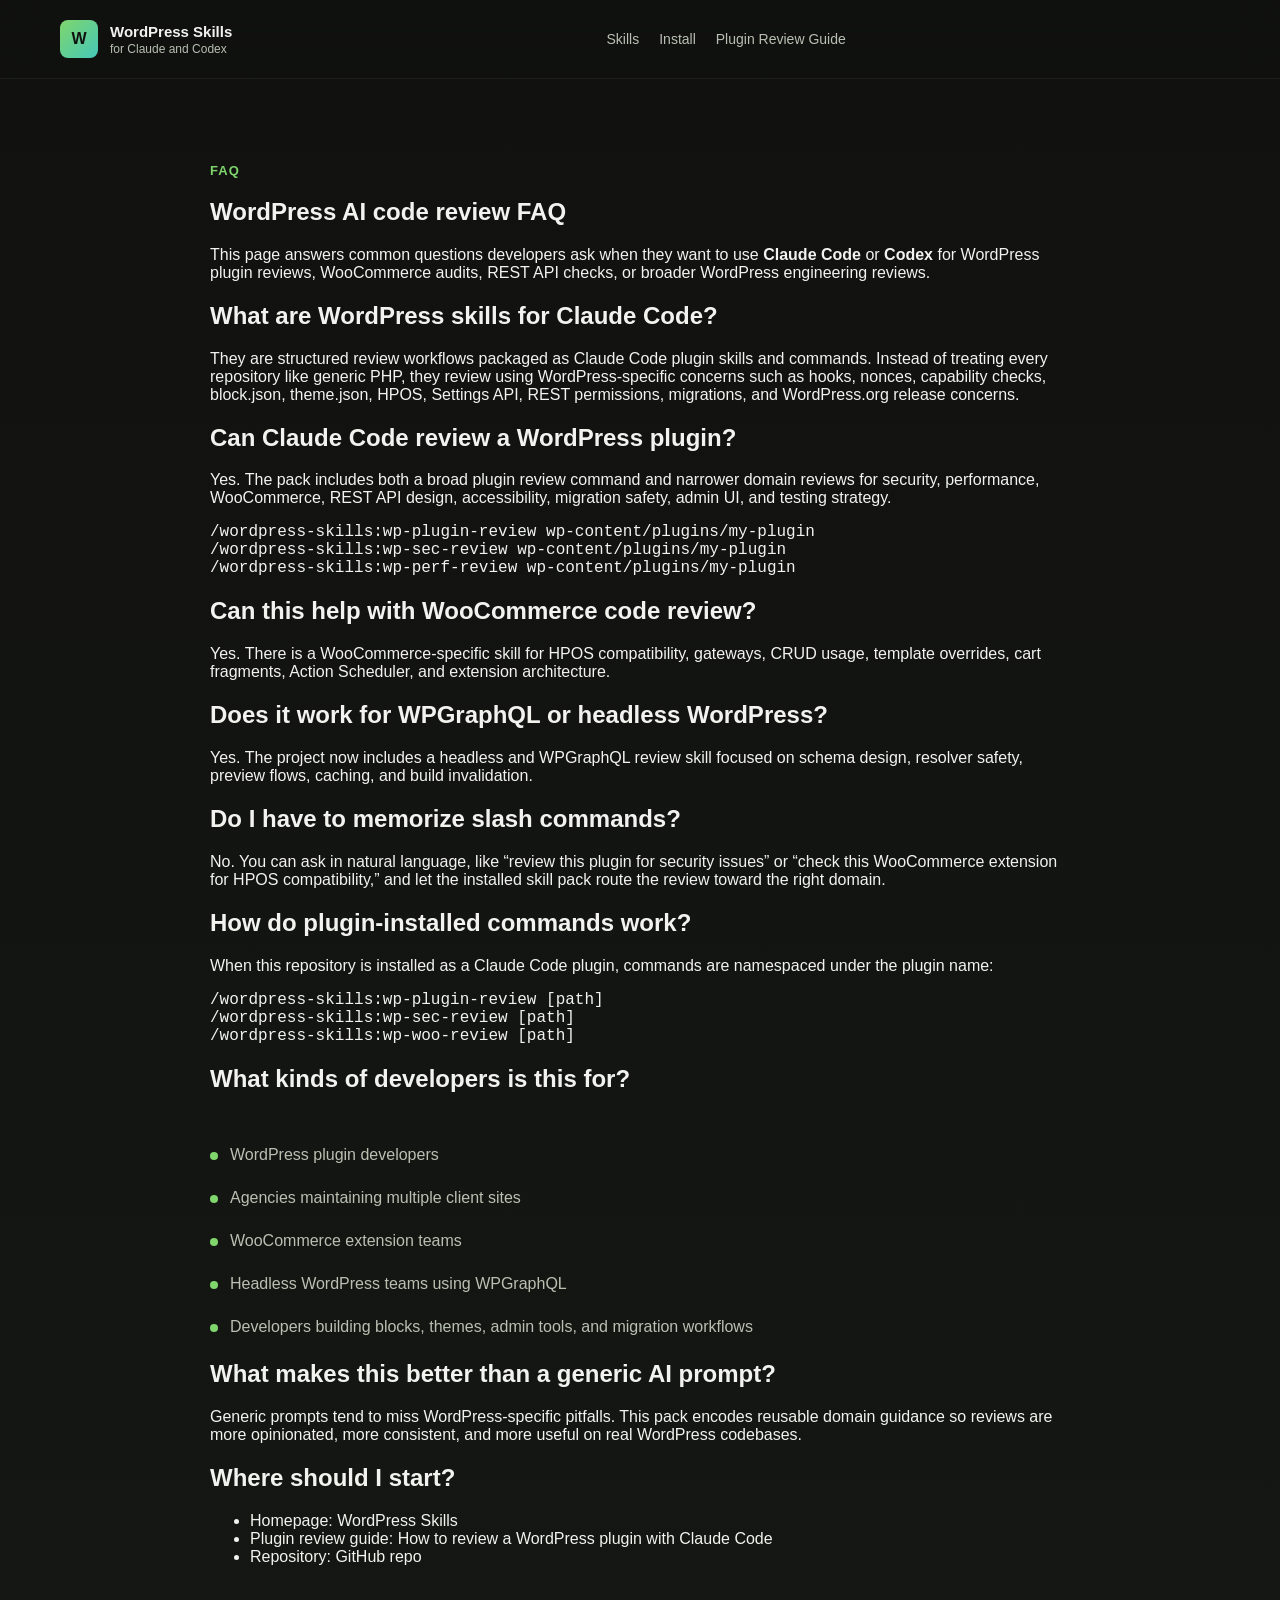
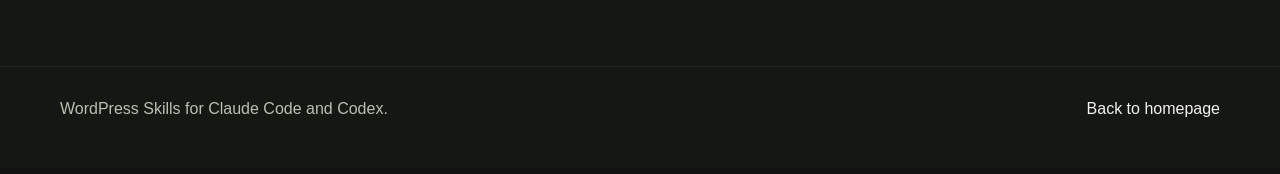
<file: docs/guides/wordpress-ai-code-review-faq.html>
<!DOCTYPE html>
<html lang="en">
<head>
  <meta charset="UTF-8" />
  <meta name="viewport" content="width=device-width, initial-scale=1.0" />
  <title>WordPress AI Code Review FAQ | WordPress Skills</title>
  <meta name="description" content="Frequently asked questions about using Claude Code and Codex for WordPress code review, plugin audits, WooCommerce reviews, WPGraphQL checks, and installation of the WordPress Skills pack." />
  <link rel="canonical" href="https://jorgerosal.github.io/wordpress-skills/guides/wordpress-ai-code-review-faq.html" />
  <meta property="og:title" content="WordPress AI Code Review FAQ" />
  <meta property="og:description" content="Answers to common questions about AI-assisted WordPress code review with Claude Code, Codex, and the WordPress Skills pack." />
  <meta property="og:type" content="article" />
  <meta property="og:url" content="https://jorgerosal.github.io/wordpress-skills/guides/wordpress-ai-code-review-faq.html" />
  <meta property="og:image" content="https://jorgerosal.github.io/wordpress-skills/assets/hero-wordpress-skills.jpg" />
  <meta name="twitter:card" content="summary_large_image" />
  <link rel="stylesheet" href="../styles.css" />
  <script type="application/ld+json">
  {
    "@context": "https://schema.org",
    "@type": "FAQPage",
    "mainEntity": [
      {
        "@type": "Question",
        "name": "What are WordPress skills for Claude Code?",
        "acceptedAnswer": {
          "@type": "Answer",
          "text": "They are reusable review workflows and slash commands tailored for WordPress development tasks like plugin review, WooCommerce audits, REST API checks, accessibility review, WP-CLI operations, and release engineering."
        }
      },
      {
        "@type": "Question",
        "name": "Can Claude Code review a WordPress plugin?",
        "acceptedAnswer": {
          "@type": "Answer",
          "text": "Yes. With the WordPress Skills pack installed, Claude Code can run focused plugin reviews for structure, security, performance, migrations, WooCommerce compatibility, and admin UI issues."
        }
      },
      {
        "@type": "Question",
        "name": "Do the commands work with plugin installs?",
        "acceptedAnswer": {
          "@type": "Answer",
          "text": "Yes. When installed as a Claude Code plugin, commands are namespaced like /wordpress-skills:wp-plugin-review or /wordpress-skills:wp-sec-review."
        }
      }
    ]
  }
  </script>
</head>
<body>
  <header class="site-header">
    <div class="shell header-inner">
      <a class="brand" href="../index.html" aria-label="WordPress Skills home">
        <span class="brand-mark"><span>W</span></span>
        <span class="brand-copy"><strong>WordPress Skills</strong><span>for Claude and Codex</span></span>
      </a>
      <nav class="top-nav" aria-label="Primary">
        <a href="../index.html#skills">Skills</a>
        <a href="../index.html#installation">Install</a>
        <a href="./review-wordpress-plugin-with-claude-code.html">Plugin Review Guide</a>
      </nav>
    </div>
  </header>

  <main>
    <section class="band">
      <div class="shell" style="max-width: 860px;">
        <p class="eyebrow">FAQ</p>
        <h1>WordPress AI code review FAQ</h1>
        <p>
          This page answers common questions developers ask when they want to use
          <strong>Claude Code</strong> or <strong>Codex</strong> for WordPress plugin reviews,
          WooCommerce audits, REST API checks, or broader WordPress engineering reviews.
        </p>

        <h2>What are WordPress skills for Claude Code?</h2>
        <p>
          They are structured review workflows packaged as Claude Code plugin skills and commands.
          Instead of treating every repository like generic PHP, they review using WordPress-specific
          concerns such as hooks, nonces, capability checks, block.json, theme.json, HPOS,
          Settings API, REST permissions, migrations, and WordPress.org release concerns.
        </p>

        <h2>Can Claude Code review a WordPress plugin?</h2>
        <p>
          Yes. The pack includes both a broad plugin review command and narrower domain reviews for
          security, performance, WooCommerce, REST API design, accessibility, migration safety,
          admin UI, and testing strategy.
        </p>
        <pre><code>/wordpress-skills:wp-plugin-review wp-content/plugins/my-plugin
/wordpress-skills:wp-sec-review wp-content/plugins/my-plugin
/wordpress-skills:wp-perf-review wp-content/plugins/my-plugin</code></pre>

        <h2>Can this help with WooCommerce code review?</h2>
        <p>
          Yes. There is a WooCommerce-specific skill for HPOS compatibility, gateways, CRUD usage,
          template overrides, cart fragments, Action Scheduler, and extension architecture.
        </p>

        <h2>Does it work for WPGraphQL or headless WordPress?</h2>
        <p>
          Yes. The project now includes a headless and WPGraphQL review skill focused on schema
          design, resolver safety, preview flows, caching, and build invalidation.
        </p>

        <h2>Do I have to memorize slash commands?</h2>
        <p>
          No. You can ask in natural language, like “review this plugin for security issues” or
          “check this WooCommerce extension for HPOS compatibility,” and let the installed skill pack
          route the review toward the right domain.
        </p>

        <h2>How do plugin-installed commands work?</h2>
        <p>
          When this repository is installed as a Claude Code plugin, commands are namespaced under
          the plugin name:
        </p>
        <pre><code>/wordpress-skills:wp-plugin-review [path]
/wordpress-skills:wp-sec-review [path]
/wordpress-skills:wp-woo-review [path]</code></pre>

        <h2>What kinds of developers is this for?</h2>
        <ul class="feature-list">
          <li>WordPress plugin developers</li>
          <li>Agencies maintaining multiple client sites</li>
          <li>WooCommerce extension teams</li>
          <li>Headless WordPress teams using WPGraphQL</li>
          <li>Developers building blocks, themes, admin tools, and migration workflows</li>
        </ul>

        <h2>What makes this better than a generic AI prompt?</h2>
        <p>
          Generic prompts tend to miss WordPress-specific pitfalls. This pack encodes reusable domain
          guidance so reviews are more opinionated, more consistent, and more useful on real
          WordPress codebases.
        </p>

        <h2>Where should I start?</h2>
        <ul>
          <li>Homepage: <a href="../index.html">WordPress Skills</a></li>
          <li>Plugin review guide: <a href="./review-wordpress-plugin-with-claude-code.html">How to review a WordPress plugin with Claude Code</a></li>
          <li>Repository: <a href="https://github.com/jorgerosal/wordpress-skills">GitHub repo</a></li>
        </ul>
      </div>
    </section>
  </main>

  <footer class="site-footer">
    <div class="shell footer-inner">
      <p>WordPress Skills for Claude Code and Codex.</p>
      <a href="../index.html">Back to homepage</a>
    </div>
  </footer>
</body>
</html>
</file>
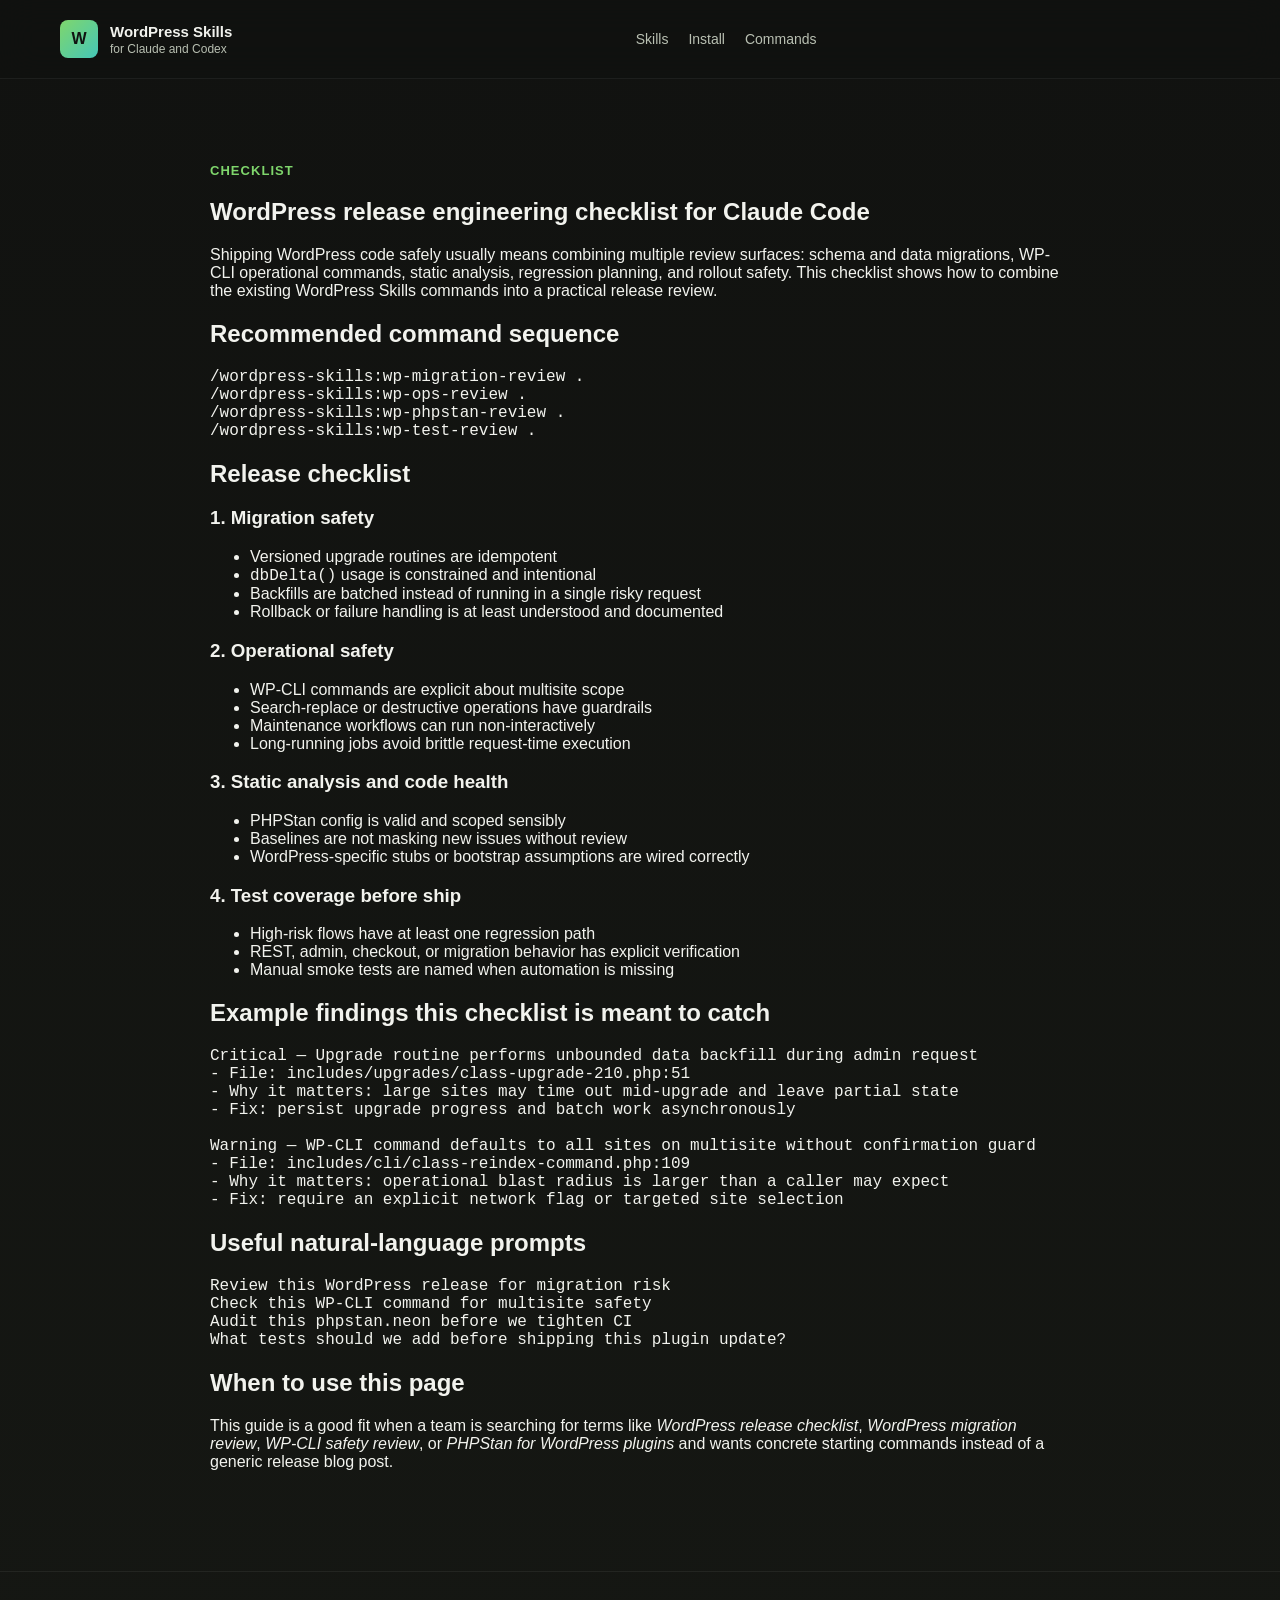
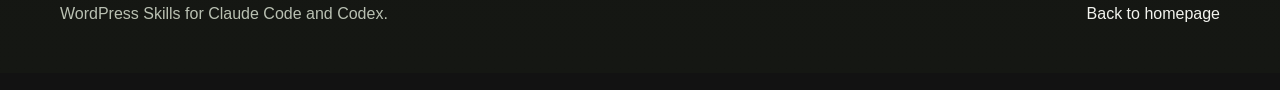
<file: docs/guides/wordpress-release-engineering-checklist.html>
<!DOCTYPE html>
<html lang="en">
<head>
  <meta charset="UTF-8" />
  <meta name="viewport" content="width=device-width, initial-scale=1.0" />
  <title>WordPress Release Engineering Checklist for Claude Code | WordPress Skills</title>
  <meta name="description" content="A practical WordPress release engineering checklist for Claude Code covering migrations, WP-CLI operations, PHPStan, testing, rollout risk, rollback planning, and pre-release review commands." />
  <link rel="canonical" href="https://jorgerosal.github.io/wordpress-skills/guides/wordpress-release-engineering-checklist.html" />
  <meta property="og:title" content="WordPress Release Engineering Checklist for Claude Code" />
  <meta property="og:description" content="Use Claude Code and WordPress Skills for migration review, WP-CLI ops review, PHPStan checks, test planning, and safer WordPress releases." />
  <meta property="og:type" content="article" />
  <meta property="og:url" content="https://jorgerosal.github.io/wordpress-skills/guides/wordpress-release-engineering-checklist.html" />
  <meta property="og:image" content="https://jorgerosal.github.io/wordpress-skills/assets/hero-wordpress-skills.jpg" />
  <meta name="twitter:card" content="summary_large_image" />
  <link rel="stylesheet" href="../styles.css" />
  <script type="application/ld+json">
  {
    "@context": "https://schema.org",
    "@type": "TechArticle",
    "headline": "WordPress Release Engineering Checklist for Claude Code",
    "description": "A practical pre-release checklist for WordPress teams using Claude Code and the WordPress Skills pack.",
    "url": "https://jorgerosal.github.io/wordpress-skills/guides/wordpress-release-engineering-checklist.html",
    "author": {"@type": "Person", "name": "Jorge Rosal"},
    "about": ["WordPress release engineering", "WP-CLI", "PHPStan", "migration review"]
  }
  </script>
</head>
<body>
  <header class="site-header">
    <div class="shell header-inner">
      <a class="brand" href="../index.html" aria-label="WordPress Skills home">
        <span class="brand-mark"><span>W</span></span>
        <span class="brand-copy"><strong>WordPress Skills</strong><span>for Claude and Codex</span></span>
      </a>
      <nav class="top-nav" aria-label="Primary">
        <a href="../index.html#skills">Skills</a>
        <a href="../index.html#installation">Install</a>
        <a href="../index.html#commands">Commands</a>
      </nav>
    </div>
  </header>

  <main>
    <section class="band">
      <div class="shell" style="max-width: 860px;">
        <p class="eyebrow">Checklist</p>
        <h1>WordPress release engineering checklist for Claude Code</h1>
        <p>
          Shipping WordPress code safely usually means combining multiple review surfaces: schema and data
          migrations, WP-CLI operational commands, static analysis, regression planning, and rollout safety.
          This checklist shows how to combine the existing WordPress Skills commands into a practical release review.
        </p>

        <h2>Recommended command sequence</h2>
        <pre><code>/wordpress-skills:wp-migration-review .
/wordpress-skills:wp-ops-review .
/wordpress-skills:wp-phpstan-review .
/wordpress-skills:wp-test-review .</code></pre>

        <h2>Release checklist</h2>
        <h3>1. Migration safety</h3>
        <ul>
          <li>Versioned upgrade routines are idempotent</li>
          <li><code>dbDelta()</code> usage is constrained and intentional</li>
          <li>Backfills are batched instead of running in a single risky request</li>
          <li>Rollback or failure handling is at least understood and documented</li>
        </ul>

        <h3>2. Operational safety</h3>
        <ul>
          <li>WP-CLI commands are explicit about multisite scope</li>
          <li>Search-replace or destructive operations have guardrails</li>
          <li>Maintenance workflows can run non-interactively</li>
          <li>Long-running jobs avoid brittle request-time execution</li>
        </ul>

        <h3>3. Static analysis and code health</h3>
        <ul>
          <li>PHPStan config is valid and scoped sensibly</li>
          <li>Baselines are not masking new issues without review</li>
          <li>WordPress-specific stubs or bootstrap assumptions are wired correctly</li>
        </ul>

        <h3>4. Test coverage before ship</h3>
        <ul>
          <li>High-risk flows have at least one regression path</li>
          <li>REST, admin, checkout, or migration behavior has explicit verification</li>
          <li>Manual smoke tests are named when automation is missing</li>
        </ul>

        <h2>Example findings this checklist is meant to catch</h2>
        <pre><code>Critical — Upgrade routine performs unbounded data backfill during admin request
- File: includes/upgrades/class-upgrade-210.php:51
- Why it matters: large sites may time out mid-upgrade and leave partial state
- Fix: persist upgrade progress and batch work asynchronously

Warning — WP-CLI command defaults to all sites on multisite without confirmation guard
- File: includes/cli/class-reindex-command.php:109
- Why it matters: operational blast radius is larger than a caller may expect
- Fix: require an explicit network flag or targeted site selection</code></pre>

        <h2>Useful natural-language prompts</h2>
        <pre><code>Review this WordPress release for migration risk
Check this WP-CLI command for multisite safety
Audit this phpstan.neon before we tighten CI
What tests should we add before shipping this plugin update?</code></pre>

        <h2>When to use this page</h2>
        <p>
          This guide is a good fit when a team is searching for terms like <em>WordPress release checklist</em>,
          <em>WordPress migration review</em>, <em>WP-CLI safety review</em>, or <em>PHPStan for WordPress plugins</em> and wants
          concrete starting commands instead of a generic release blog post.
        </p>
      </div>
    </section>
  </main>

  <footer class="site-footer">
    <div class="shell footer-inner">
      <p>WordPress Skills for Claude Code and Codex.</p>
      <a href="../index.html">Back to homepage</a>
    </div>
  </footer>
</body>
</html>
</file>
<file: docs/styles.css>
:root {
  color-scheme: dark;
  --bg: #111210;
  --surface: #171917;
  --surface-strong: #1f221f;
  --surface-terminal: #121513;
  --line: #2f342f;
  --text: #f2f3ee;
  --muted: #b9c0b2;
  --green: #7fd66c;
  --teal: #45c7b8;
  --amber: #f0c15a;
  --coral: #f17c72;
  --max-width: 1160px;
  --radius: 8px;
  --shadow: 0 24px 60px rgba(0, 0, 0, 0.22);
}

* {
  box-sizing: border-box;
}

html {
  scroll-behavior: smooth;
}

body {
  margin: 0;
  font-family: "Inter", -apple-system, BlinkMacSystemFont, "Segoe UI", sans-serif;
  background: linear-gradient(180deg, #111210 0%, #151713 100%);
  color: var(--text);
}

img {
  display: block;
  max-width: 100%;
}

a {
  color: inherit;
  text-decoration: none;
}

button {
  font: inherit;
}

code,
pre {
  font-family: "JetBrains Mono", "SFMono-Regular", Consolas, monospace;
}

.shell {
  width: min(var(--max-width), calc(100vw - 32px));
  margin: 0 auto;
}

.site-header {
  position: sticky;
  top: 0;
  z-index: 30;
  backdrop-filter: blur(18px);
  background: rgba(17, 18, 16, 0.82);
  border-bottom: 1px solid rgba(255, 255, 255, 0.06);
}

.header-inner {
  min-height: 78px;
  display: grid;
  grid-template-columns: auto 1fr auto;
  gap: 20px;
  align-items: center;
}

.brand {
  display: inline-flex;
  gap: 12px;
  align-items: center;
}

.brand-mark {
  width: 38px;
  height: 38px;
  border-radius: 8px;
  display: grid;
  place-items: center;
  background: linear-gradient(135deg, var(--green), var(--teal));
  color: #101311;
  font-weight: 800;
}

.brand-copy {
  display: grid;
  gap: 2px;
}

.brand-copy strong {
  font-size: 15px;
}

.brand-copy span {
  color: var(--muted);
  font-size: 12px;
}

.top-nav {
  display: flex;
  justify-content: center;
  gap: 20px;
  flex-wrap: wrap;
}

.top-nav a {
  color: var(--muted);
  font-size: 14px;
}

.header-actions {
  display: flex;
  flex-wrap: wrap;
  justify-content: flex-end;
  gap: 10px;
}

.action-chip {
  display: inline-flex;
  align-items: center;
  gap: 8px;
  min-height: 40px;
  padding: 0 12px;
  border: 1px solid var(--line);
  background: rgba(255, 255, 255, 0.03);
  border-radius: 8px;
  color: var(--text);
  transition: background 0.2s ease, border-color 0.2s ease, transform 0.2s ease;
}

.action-chip:hover,
.action-chip:focus-visible {
  background: rgba(127, 214, 108, 0.08);
  border-color: rgba(127, 214, 108, 0.4);
  transform: translateY(-1px);
}

.action-chip svg {
  width: 16px;
  height: 16px;
  fill: currentColor;
}

.hero {
  position: relative;
  min-height: calc(100vh - 78px);
  display: flex;
  align-items: center;
  overflow: hidden;
}

.hero-image {
  position: absolute;
  inset: 0;
  width: 100%;
  height: 100%;
  object-fit: cover;
}

.hero-overlay {
  position: absolute;
  inset: 0;
  background:
    linear-gradient(180deg, rgba(10, 12, 10, 0.3), rgba(10, 12, 10, 0.85)),
    linear-gradient(90deg, rgba(10, 12, 10, 0.8), rgba(10, 12, 10, 0.35));
}

.hero-content {
  position: relative;
  padding: 120px 0 96px;
}

.eyebrow {
  margin: 0 0 14px;
  color: var(--green);
  font-size: 13px;
  font-weight: 700;
  text-transform: uppercase;
  letter-spacing: 0.08em;
}

.hero h1,
.section-heading h2,
.intro-grid h2,
.repo-grid h2 {
  margin: 0;
  line-height: 1.03;
  letter-spacing: 0;
}

.hero h1 {
  max-width: 760px;
  font-size: clamp(42px, 7vw, 84px);
}

.hero-copy,
.section-heading p,
.intro-grid p,
.repo-grid p {
  max-width: 720px;
  color: #d4d9cf;
  font-size: 18px;
  line-height: 1.7;
}

.hero-actions {
  display: flex;
  flex-wrap: wrap;
  gap: 12px;
  margin: 28px 0 36px;
}

.button {
  min-height: 48px;
  padding: 0 18px;
  display: inline-flex;
  align-items: center;
  justify-content: center;
  border-radius: 8px;
  border: 1px solid transparent;
  font-weight: 600;
}

.button.primary {
  background: linear-gradient(135deg, var(--green), #9cec84);
  color: #101311;
}

.button.secondary {
  border-color: rgba(255, 255, 255, 0.18);
  background: rgba(255, 255, 255, 0.04);
}

.hero-stats {
  display: grid;
  grid-template-columns: repeat(3, minmax(0, 1fr));
  gap: 14px;
  max-width: 840px;
}

.hero-stats > div {
  padding: 18px 18px 20px;
  border: 1px solid rgba(255, 255, 255, 0.1);
  background: rgba(16, 17, 15, 0.62);
  border-radius: 8px;
  backdrop-filter: blur(12px);
}

.hero-stats strong {
  display: block;
  font-size: 32px;
}

.hero-stats span {
  display: block;
  margin-top: 4px;
  color: var(--muted);
  line-height: 1.5;
}

.band {
  padding: 84px 0;
}

.band-muted {
  background: rgba(255, 255, 255, 0.02);
}

.band-accent {
  background:
    linear-gradient(180deg, rgba(69, 199, 184, 0.08), rgba(127, 214, 108, 0.03)),
    rgba(255, 255, 255, 0.015);
}

.intro-grid,
.usage-grid,
.repo-grid {
  display: grid;
  grid-template-columns: 1.1fr 0.9fr;
  gap: 32px;
  align-items: start;
}

.feature-list {
  margin: 48px 0 0;
  padding: 0;
  list-style: none;
  display: grid;
  gap: 16px;
}

.feature-list li {
  padding-left: 20px;
  position: relative;
  color: var(--muted);
  line-height: 1.7;
}

.feature-list li::before {
  content: "";
  position: absolute;
  left: 0;
  top: 11px;
  width: 8px;
  height: 8px;
  border-radius: 50%;
  background: var(--green);
}

.section-heading {
  margin-bottom: 30px;
}

.skills-grid,
.command-grid {
  display: grid;
  grid-template-columns: repeat(3, minmax(0, 1fr));
  gap: 16px;
}

.skill-card,
.command-grid article {
  padding: 18px 18px 20px;
  border: 1px solid var(--line);
  border-radius: 8px;
  background: var(--surface);
}

.skill-card h3,
.command-grid h3 {
  margin: 0 0 10px;
  font-size: 18px;
}

.skill-card p,
.command-grid p {
  margin: 0;
  color: var(--muted);
  line-height: 1.65;
}

.install-layout {
  display: grid;
  grid-template-columns: 260px minmax(0, 1fr);
  gap: 22px;
  align-items: start;
}

.install-tabs {
  display: grid;
  gap: 10px;
}

.install-tab {
  text-align: left;
  min-height: 54px;
  padding: 0 14px;
  border: 1px solid var(--line);
  border-radius: 8px;
  background: rgba(255, 255, 255, 0.03);
  color: var(--muted);
  cursor: pointer;
}

.install-tab.active {
  color: var(--text);
  border-color: rgba(127, 214, 108, 0.45);
  background: rgba(127, 214, 108, 0.08);
}

.install-panel {
  display: grid;
  gap: 18px;
}

.install-meta {
  color: var(--muted);
  line-height: 1.7;
}

.install-code-block,
.demo-shell,
.usage-examples pre,
.repo-tree {
  margin: 0;
  border: 1px solid var(--line);
  border-radius: 8px;
  background: var(--surface-terminal);
  overflow: hidden;
  box-shadow: var(--shadow);
}

.code-head,
.demo-head {
  min-height: 52px;
  display: flex;
  align-items: center;
  justify-content: space-between;
  gap: 14px;
  padding: 0 16px;
  border-bottom: 1px solid var(--line);
  background: rgba(255, 255, 255, 0.03);
}

.copy-button,
.demo-button {
  min-height: 36px;
  padding: 0 12px;
  border: 1px solid rgba(255, 255, 255, 0.12);
  border-radius: 8px;
  background: rgba(255, 255, 255, 0.03);
  color: var(--text);
  cursor: pointer;
}

.install-code-block pre,
.usage-examples pre,
.repo-tree {
  padding: 18px;
  overflow-x: auto;
  color: #dce3d7;
  font-size: 14px;
  line-height: 1.75;
}

.demo-stage {
  min-height: 620px;
  padding: 18px;
}

.usage-examples pre,
.repo-tree {
  min-height: 100%;
}

.coverage-list {
  display: grid;
  gap: 12px;
}

.coverage-list details {
  border: 1px solid var(--line);
  border-radius: 8px;
  background: var(--surface);
  padding: 0 16px;
}

.coverage-list summary {
  padding: 18px 0;
  cursor: pointer;
  font-weight: 600;
}

.coverage-list p {
  margin: 0 0 18px;
  color: var(--muted);
  line-height: 1.7;
}

.repo-links {
  display: grid;
  gap: 12px;
}

.repo-links a {
  min-height: 48px;
  display: inline-flex;
  align-items: center;
  padding: 0 16px;
  border: 1px solid var(--line);
  border-radius: 8px;
  background: var(--surface);
}

.site-footer {
  padding: 28px 0 46px;
  border-top: 1px solid rgba(255, 255, 255, 0.06);
}

.footer-inner {
  display: flex;
  gap: 18px;
  justify-content: space-between;
  align-items: center;
}

.footer-inner p {
  margin: 0;
  color: var(--muted);
  line-height: 1.7;
  max-width: 760px;
}

@media (max-width: 1100px) {
  .header-inner {
    grid-template-columns: 1fr;
    padding: 16px 0;
  }

  .top-nav,
  .header-actions {
    justify-content: flex-start;
  }

  .skills-grid,
  .command-grid {
    grid-template-columns: repeat(2, minmax(0, 1fr));
  }
}

@media (max-width: 820px) {
  .hero {
    min-height: auto;
  }

  .hero-content {
    padding: 108px 0 84px;
  }

  .hero-stats,
  .intro-grid,
  .usage-grid,
  .repo-grid,
  .install-layout {
    grid-template-columns: 1fr;
  }

  .demo-stage {
    min-height: 520px;
  }
}

@media (max-width: 620px) {
  .shell {
    width: min(var(--max-width), calc(100vw - 20px));
  }

  .band {
    padding: 64px 0;
  }

  .skills-grid,
  .command-grid {
    grid-template-columns: 1fr;
  }

  .hero h1 {
    font-size: 42px;
  }

  .hero-copy,
  .section-heading p,
  .intro-grid p,
  .repo-grid p {
    font-size: 16px;
  }

  .hero-stats {
    gap: 10px;
  }

  .hero-stats > div {
    padding: 16px;
  }

  .footer-inner {
    flex-direction: column;
    align-items: flex-start;
  }
}
</file>
